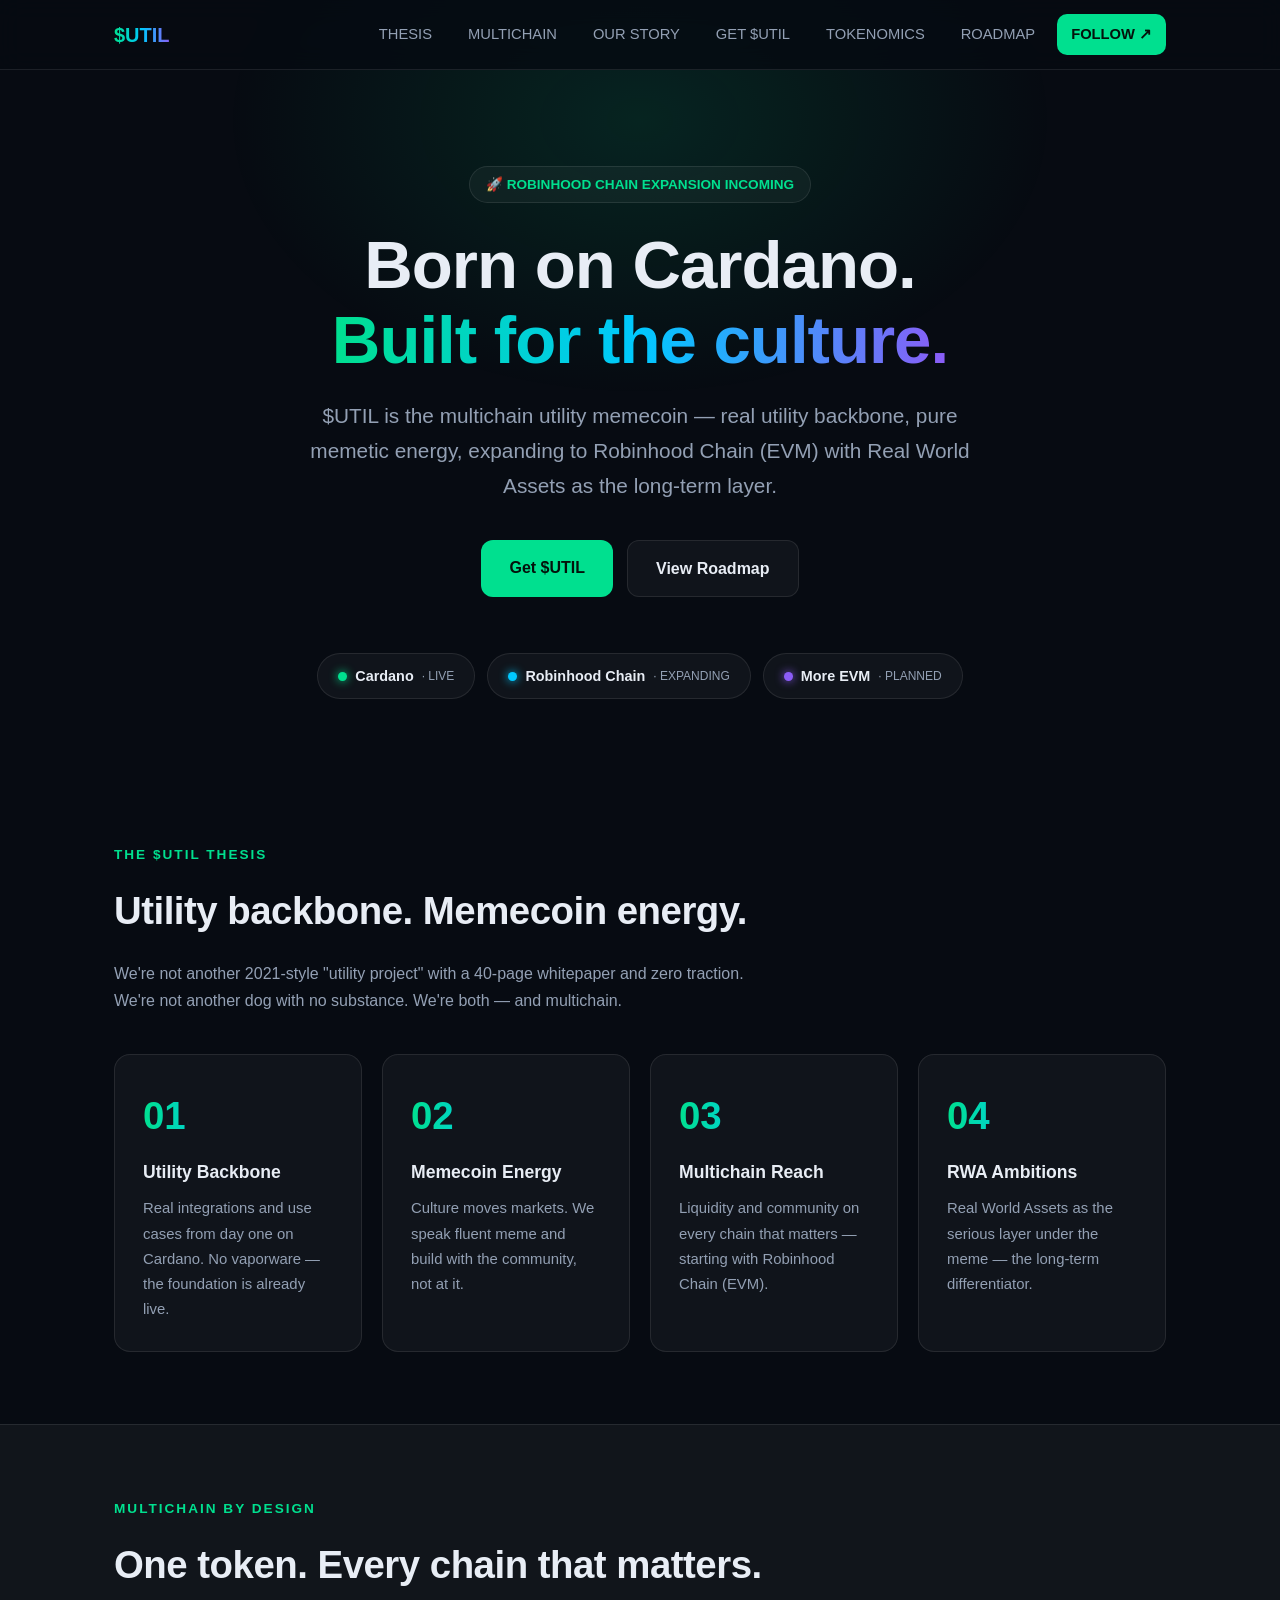
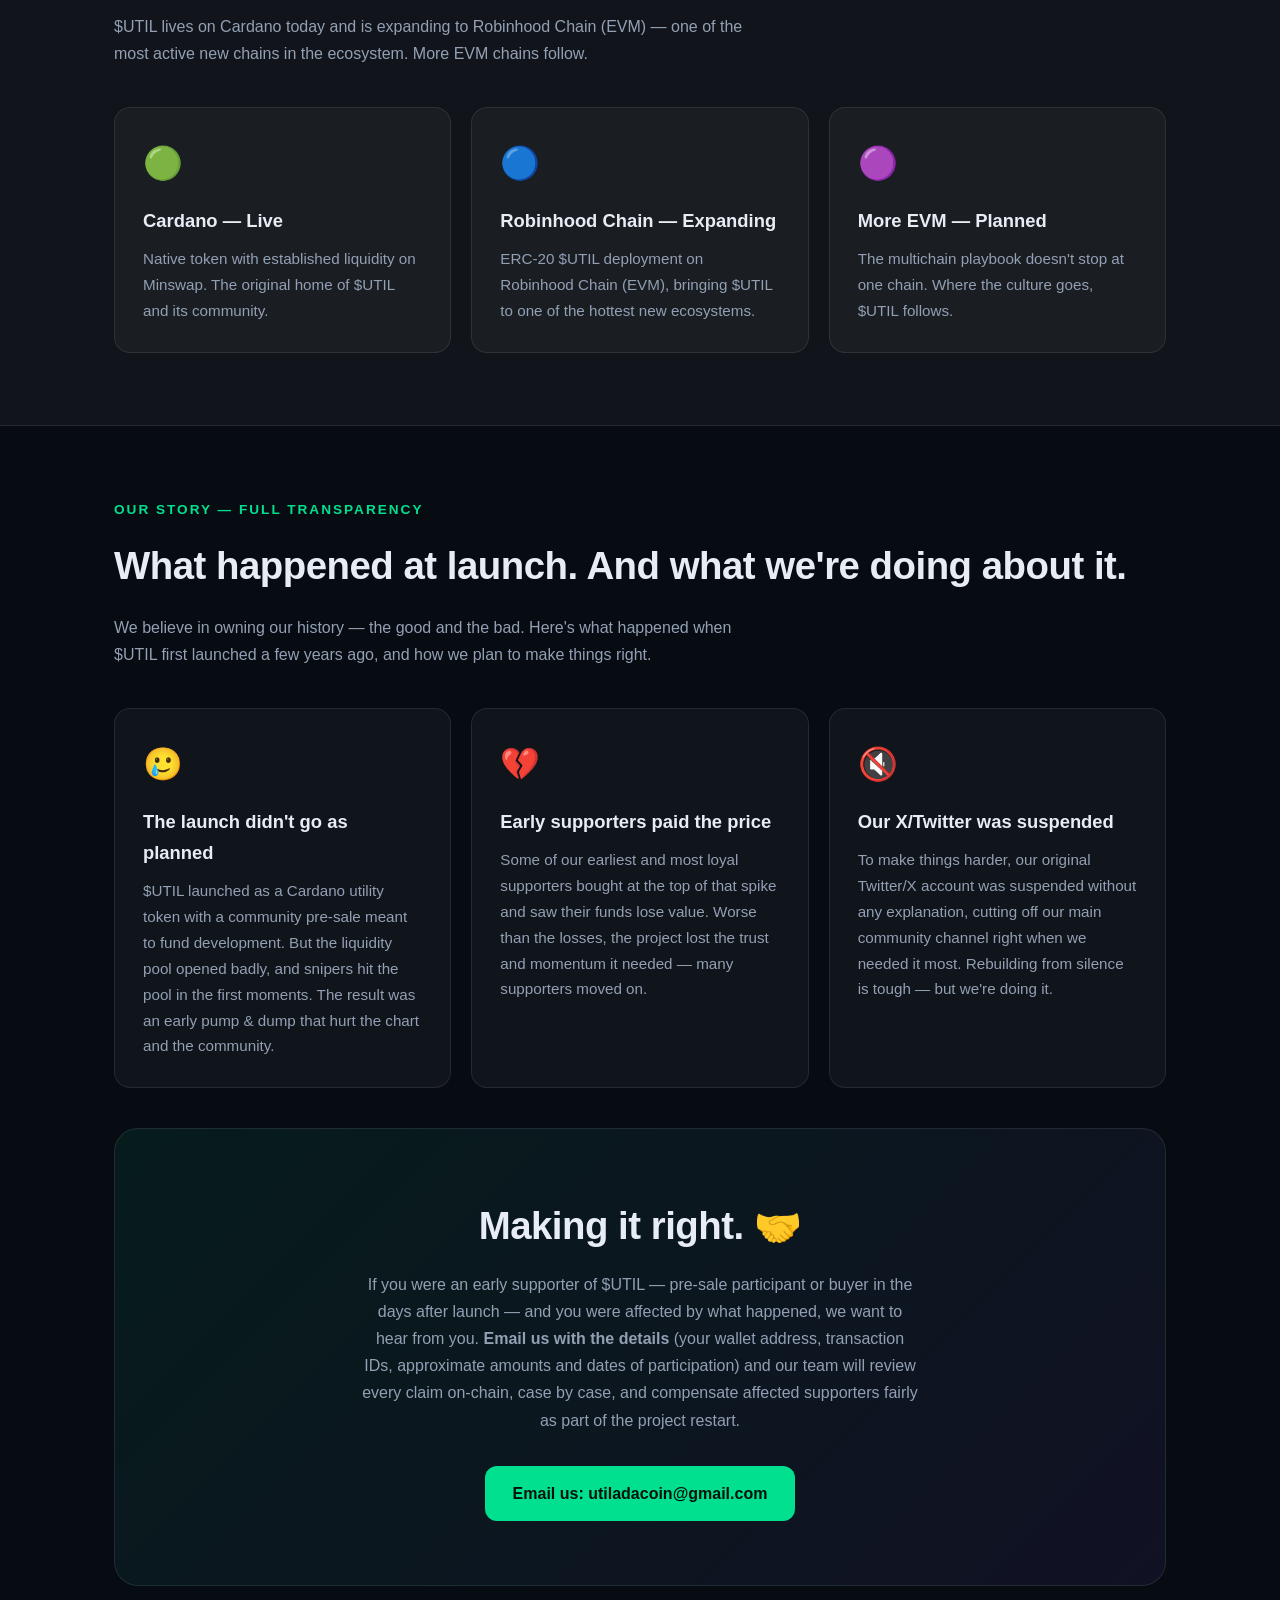
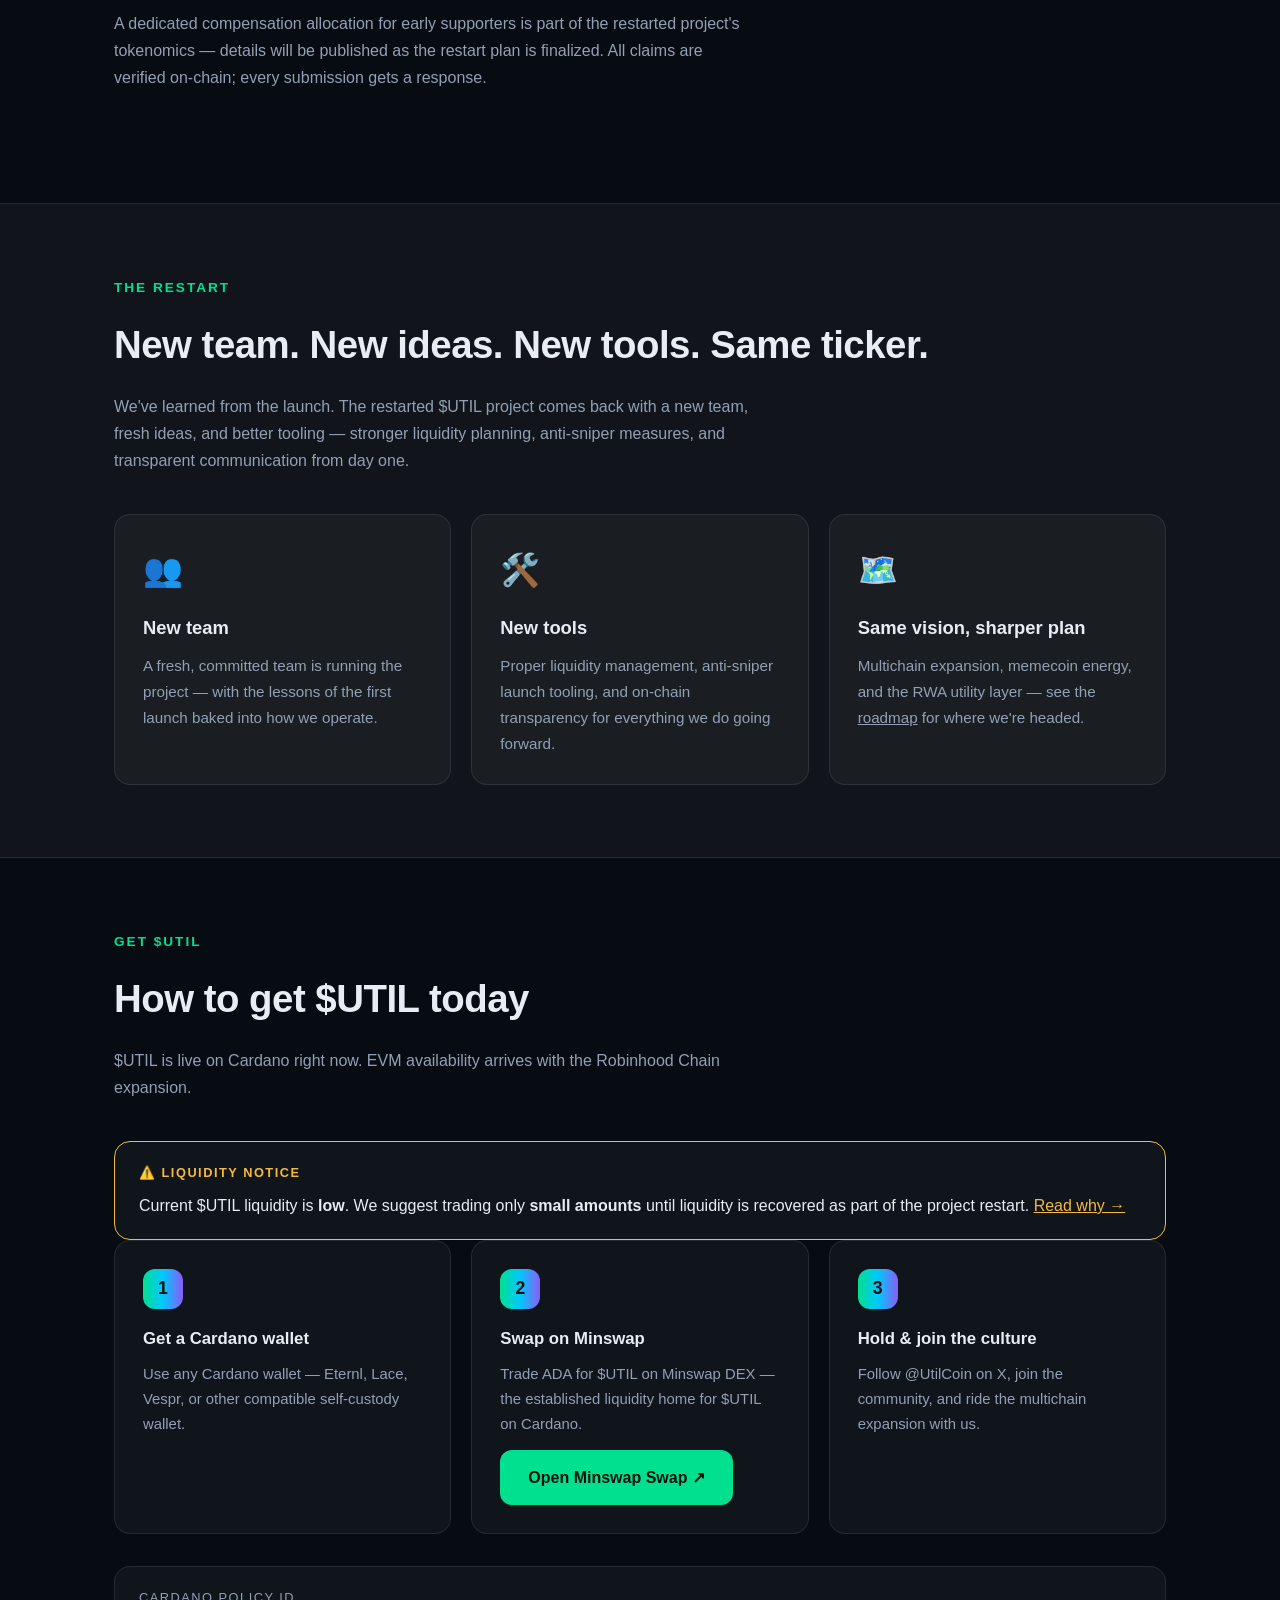
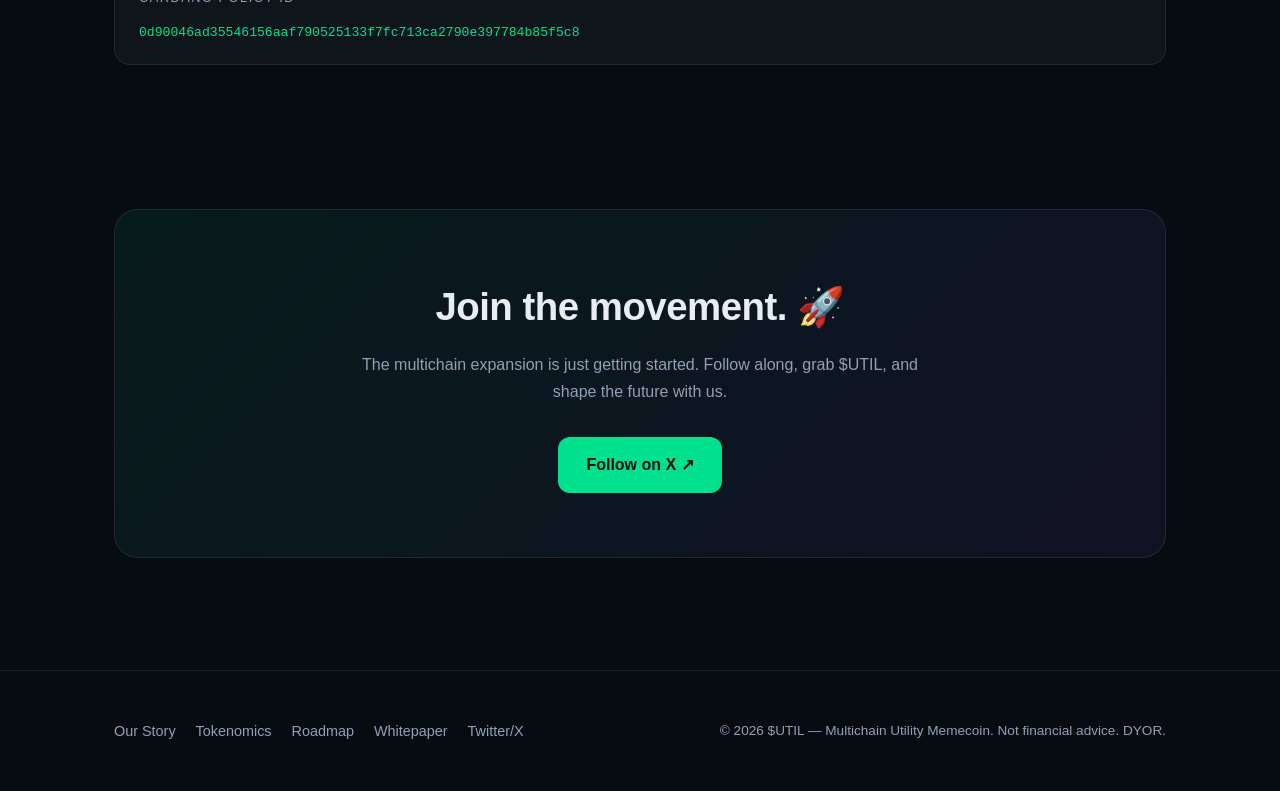
<file: docs/index.html>
<!DOCTYPE html>
<html lang="en">
<head>
<title>$UTIL — The Multichain Utility Memecoin</title>
<meta charset="UTF-8">
<meta name="viewport" content="width=device-width, initial-scale=1">
<meta name="description" content="$UTIL — Born on Cardano. Expanding to Robinhood Chain (EVM). Utility backbone, memecoin energy, RWA ambitions.">
<meta property="og:title" content="$UTIL — The Multichain Utility Memecoin">
<meta property="og:description" content="Born on Cardano. Expanding to EVM. Built for the culture.">
<meta property="og:type" content="website">
<link rel="apple-touch-icon" sizes="180x180" href="apple-touch-icon.png">
<link rel="icon" type="image/png" sizes="32x32" href="favicon-32x32.png">
<link rel="icon" type="image/png" sizes="16x16" href="favicon-16x16.png">
<link rel="manifest" href="site.webmanifest">
<link rel="mask-icon" href="safari-pinned-tab.svg" color="#00e08f">
<meta name="theme-color" content="#070b12">
<link rel="stylesheet" href="static/css/style.css">
</head>
<body>

<nav class="nav">
  <div class="nav-inner">
    <a href="index.html" class="logo">$UTIL</a>
    <div class="nav-links">
      <a href="#thesis">THESIS</a>
      <a href="#multichain">MULTICHAIN</a>
      <a href="#story">OUR STORY</a>
      <a href="#buy">GET $UTIL</a>
      <a href="tokenomics.html">TOKENOMICS</a>
      <a href="roadmap.html">ROADMAP</a>
      <a href="https://x.com/" class="cta" target="_blank" rel="noopener">FOLLOW ↗</a>
    </div>
  </div>
</nav>

<header class="hero">
  <div class="container">
    <span class="badge">🚀 ROBINHOOD CHAIN EXPANSION INCOMING</span>
    <h1>Born on Cardano.<br><span class="grad-text">Built for the culture.</span></h1>
    <p class="sub">$UTIL is the multichain utility memecoin — real utility backbone, pure memetic energy, expanding to Robinhood Chain (EVM) with Real World Assets as the long-term layer.</p>
    <div class="hero-actions">
      <a href="https://minswap.org/swap?cA=&tA=&cB=0d90046ad35546156aaf790525133f7fc713ca2790e397784b85f5c8&tB=5554494c" class="btn btn-primary" target="_blank" rel="noopener">Get $UTIL</a>
      <a href="roadmap.html" class="btn btn-ghost">View Roadmap</a>
    </div>
    <div class="chain-row">
      <span class="chain-pill"><span class="dot live"></span> Cardano <small>· LIVE</small></span>
      <span class="chain-pill"><span class="dot soon"></span> Robinhood Chain <small>· EXPANDING</small></span>
      <span class="chain-pill"><span class="dot plan"></span> More EVM <small>· PLANNED</small></span>
    </div>
  </div>
</header>

<section id="thesis">
  <div class="container">
    <p class="tag">The $UTIL Thesis</p>
    <h2>Utility backbone. Memecoin energy.</h2>
    <p class="sub2">We're not another 2021-style "utility project" with a 40-page whitepaper and zero traction. We're not another dog with no substance. We're both — and multichain.</p>
    <div class="thesis">
      <div class="thesis-item">
        <h3>Utility Backbone</h3>
        <p>Real integrations and use cases from day one on Cardano. No vaporware — the foundation is already live.</p>
      </div>
      <div class="thesis-item">
        <h3>Memecoin Energy</h3>
        <p>Culture moves markets. We speak fluent meme and build with the community, not at it.</p>
      </div>
      <div class="thesis-item">
        <h3>Multichain Reach</h3>
        <p>Liquidity and community on every chain that matters — starting with Robinhood Chain (EVM).</p>
      </div>
      <div class="thesis-item">
        <h3>RWA Ambitions</h3>
        <p>Real World Assets as the serious layer under the meme — the long-term differentiator.</p>
      </div>
    </div>
  </div>
</section>

<section id="multichain" style="background:var(--card);border-top:1px solid var(--cb);border-bottom:1px solid var(--cb)">
  <div class="container">
    <p class="tag">Multichain by Design</p>
    <h2>One token. Every chain that matters.</h2>
    <p class="sub2">$UTIL lives on Cardano today and is expanding to Robinhood Chain (EVM) — one of the most active new chains in the ecosystem. More EVM chains follow.</p>
    <div class="grid">
      <div class="card">
        <div class="icon">🟢</div>
        <h3>Cardano — Live</h3>
        <p>Native token with established liquidity on Minswap. The original home of $UTIL and its community.</p>
      </div>
      <div class="card">
        <div class="icon">🔵</div>
        <h3>Robinhood Chain — Expanding</h3>
        <p>ERC-20 $UTIL deployment on Robinhood Chain (EVM), bringing $UTIL to one of the hottest new ecosystems.</p>
      </div>
      <div class="card">
        <div class="icon">🟣</div>
        <h3>More EVM — Planned</h3>
        <p>The multichain playbook doesn't stop at one chain. Where the culture goes, $UTIL follows.</p>
      </div>
    </div>
  </div>
</section>

<section id="story">
  <div class="container">
    <p class="tag">Our Story — Full Transparency</p>
    <h2>What happened at launch. And what we're doing about it.</h2>
    <p class="sub2">We believe in owning our history — the good and the bad. Here's what happened when $UTIL first launched a few years ago, and how we plan to make things right.</p>
    <div class="grid">
      <div class="card">
        <div class="icon">🥲</div>
        <h3>The launch didn't go as planned</h3>
        <p>$UTIL launched as a Cardano utility token with a community pre-sale meant to fund development. But the liquidity pool opened badly, and snipers hit the pool in the first moments. The result was an early pump &amp; dump that hurt the chart and the community.</p>
      </div>
      <div class="card">
        <div class="icon">💔</div>
        <h3>Early supporters paid the price</h3>
        <p>Some of our earliest and most loyal supporters bought at the top of that spike and saw their funds lose value. Worse than the losses, the project lost the trust and momentum it needed — many supporters moved on.</p>
      </div>
      <div class="card">
        <div class="icon">🔇</div>
        <h3>Our X/Twitter was suspended</h3>
        <p>To make things harder, our original Twitter/X account was suspended without any explanation, cutting off our main community channel right when we needed it most. Rebuilding from silence is tough — but we're doing it.</p>
      </div>
    </div>
    <div class="cta-box" style="margin-top:40px">
      <h2>Making it right. 🤝</h2>
      <p>If you were an early supporter of $UTIL — pre-sale participant or buyer in the days after launch — and you were affected by what happened, we want to hear from you. <strong>Email us with the details</strong> (your wallet address, transaction IDs, approximate amounts and dates of participation) and our team will review every claim on-chain, case by case, and compensate affected supporters fairly as part of the project restart.</p>
      <a href="mailto:utiladacoin@gmail.com?subject=$UTIL%20Early%20Supporter%20Compensation" class="btn btn-primary">Email us: utiladacoin@gmail.com</a>
    </div>
    <p class="sub2" style="margin-top:24px">A dedicated compensation allocation for early supporters is part of the restarted project's tokenomics — details will be published as the restart plan is finalized. All claims are verified on-chain; every submission gets a response.</p>
  </div>
</section>

<section id="restart" style="background:var(--card);border-top:1px solid var(--cb);border-bottom:1px solid var(--cb)">
  <div class="container">
    <p class="tag">The Restart</p>
    <h2>New team. New ideas. New tools. Same ticker.</h2>
    <p class="sub2">We've learned from the launch. The restarted $UTIL project comes back with a new team, fresh ideas, and better tooling — stronger liquidity planning, anti-sniper measures, and transparent communication from day one.</p>
    <div class="grid">
      <div class="card">
        <div class="icon">👥</div>
        <h3>New team</h3>
        <p>A fresh, committed team is running the project — with the lessons of the first launch baked into how we operate.</p>
      </div>
      <div class="card">
        <div class="icon">🛠️</div>
        <h3>New tools</h3>
        <p>Proper liquidity management, anti-sniper launch tooling, and on-chain transparency for everything we do going forward.</p>
      </div>
      <div class="card">
        <div class="icon">🗺️</div>
        <h3>Same vision, sharper plan</h3>
        <p>Multichain expansion, memecoin energy, and the RWA utility layer — see the <a href="roadmap.html" style="color:var(--accent)">roadmap</a> for where we're headed.</p>
      </div>
    </div>
  </div>
</section>

<section id="buy">
  <div class="container">
    <p class="tag">Get $UTIL</p>
    <h2>How to get $UTIL today</h2>
    <p class="sub2">$UTIL is live on Cardano right now. EVM availability arrives with the Robinhood Chain expansion.</p>
    <div class="warn-box">
      <div class="label">⚠️ Liquidity Notice</div>
      <p>Current $UTIL liquidity is <strong>low</strong>. We suggest trading only <strong>small amounts</strong> until liquidity is recovered as part of the project restart. <a href="index.html#story" style="color:#f5b942">Read why →</a></p>
    </div>
    <div class="grid buy-steps">
      <div class="step">
        <div class="num">1</div>
        <h3>Get a Cardano wallet</h3>
        <p>Use any Cardano wallet — Eternl, Lace, Vespr, or other compatible self-custody wallet.</p>
      </div>
      <div class="step">
        <div class="num">2</div>
        <h3>Swap on Minswap</h3>
        <p>Trade ADA for $UTIL on Minswap DEX — the established liquidity home for $UTIL on Cardano.</p>
        <p style="margin-top:12px"><a href="https://minswap.org/swap?cA=&tA=&cB=0d90046ad35546156aaf790525133f7fc713ca2790e397784b85f5c8&tB=5554494c" class="btn btn-primary" target="_blank" rel="noopener">Open Minswap Swap ↗</a></p>
      </div>
      <div class="step">
        <div class="num">3</div>
        <h3>Hold & join the culture</h3>
        <p>Follow @UtilCoin on X, join the community, and ride the multichain expansion with us.</p>
      </div>
    </div>
    <div class="policy-box">
      <div class="label">Cardano Policy ID</div>
      <code>0d90046ad35546156aaf790525133f7fc713ca2790e397784b85f5c8</code>
    </div>
  </div>
</section>

<section>
  <div class="container">
    <div class="cta-box">
      <h2>Join the movement. 🚀</h2>
      <p>The multichain expansion is just getting started. Follow along, grab $UTIL, and shape the future with us.</p>
      <a href="https://x.com/" class="btn btn-primary" target="_blank" rel="noopener">Follow on X ↗</a>
    </div>
  </div>
</section>

<footer>
  <div class="container footer-inner">
    <div class="footer-links">
      <a href="#story">Our Story</a>
      <a href="tokenomics.html">Tokenomics</a>
      <a href="roadmap.html">Roadmap</a>
      <a href="static/white-paper.pdf">Whitepaper</a>
      <a href="https://x.com/" target="_blank" rel="noopener">Twitter/X</a>
    </div>
    <p class="copy">© 2026 $UTIL — Multichain Utility Memecoin. Not financial advice. DYOR.</p>
  </div>
</footer>

</body>
</html>
</file>
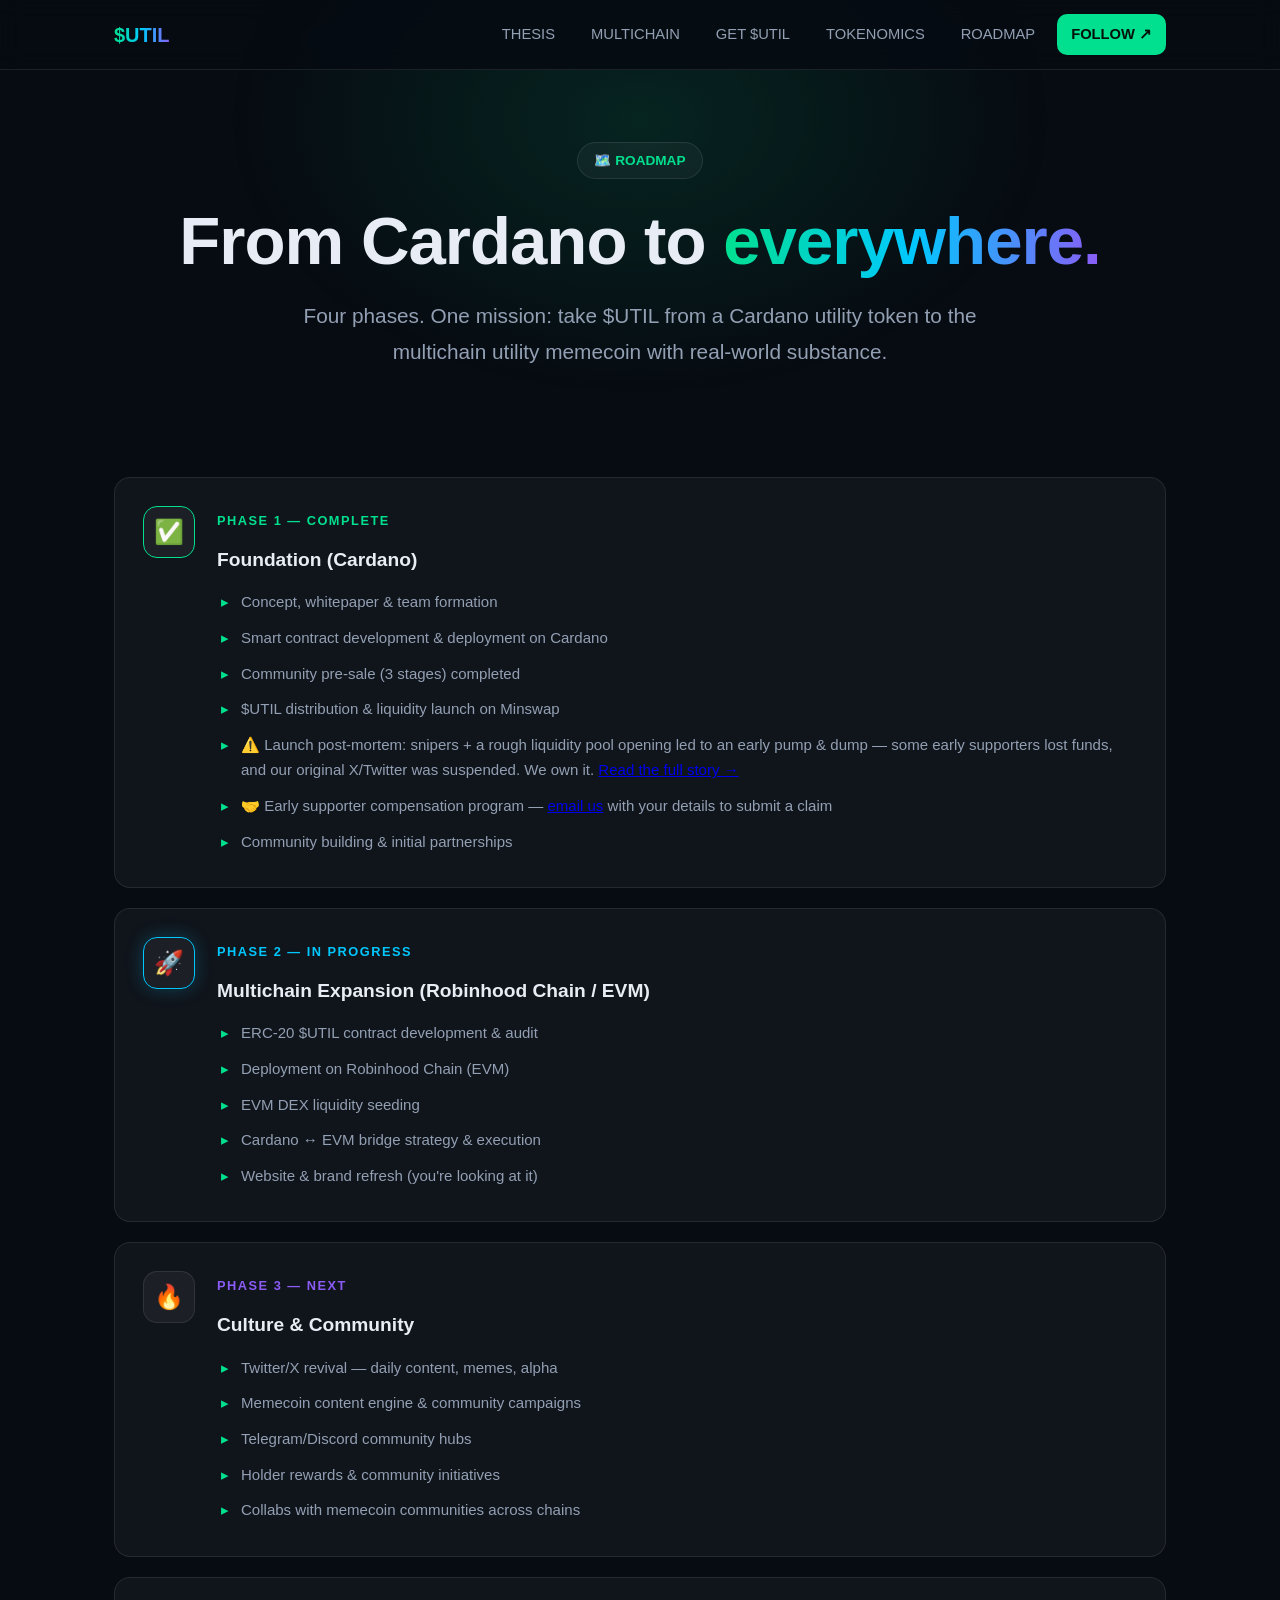
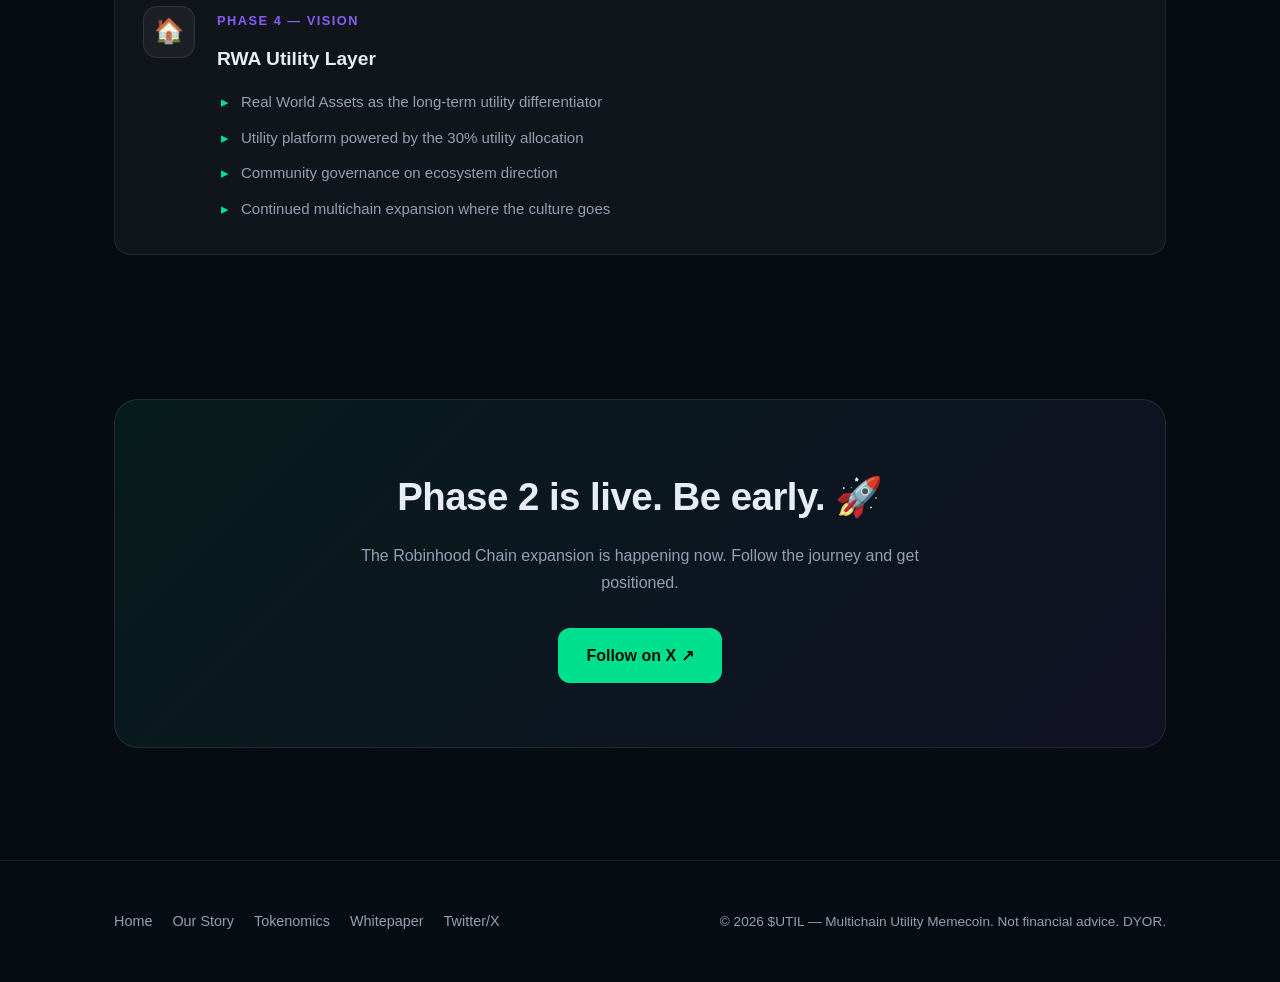
<file: docs/roadmap.html>
<!DOCTYPE html>
<html lang="en">
<head>
<title>$UTIL — Roadmap</title>
<meta charset="UTF-8">
<meta name="viewport" content="width=device-width, initial-scale=1">
<meta name="description" content="$UTIL roadmap — from Cardano foundation to Robinhood Chain (EVM) expansion, memecoin culture, and RWA utility layer.">
<meta name="theme-color" content="#070b12">
<link rel="apple-touch-icon" sizes="180x180" href="apple-touch-icon.png">
<link rel="icon" type="image/png" sizes="32x32" href="favicon-32x32.png">
<link rel="icon" type="image/png" sizes="16x16" href="favicon-16x16.png">
<link rel="manifest" href="site.webmanifest">
<link rel="stylesheet" href="static/css/style.css">
</head>
<body>

<nav class="nav">
  <div class="nav-inner">
    <a href="index.html" class="logo">$UTIL</a>
    <div class="nav-links">
      <a href="index.html#thesis">THESIS</a>
      <a href="index.html#multichain">MULTICHAIN</a>
      <a href="index.html#buy">GET $UTIL</a>
      <a href="tokenomics.html">TOKENOMICS</a>
      <a href="roadmap.html">ROADMAP</a>
      <a href="https://x.com/UtilCoin" class="cta" target="_blank" rel="noopener">FOLLOW ↗</a>
    </div>
  </div>
</nav>

<header class="hero" style="padding:72px 0 48px">
  <div class="container">
    <span class="badge">🗺️ ROADMAP</span>
    <h1>From Cardano to <span class="grad-text">everywhere.</span></h1>
    <p class="sub">Four phases. One mission: take $UTIL from a Cardano utility token to the multichain utility memecoin with real-world substance.</p>
  </div>
</header>

<section style="padding-top:24px">
  <div class="container">
    <div class="timeline">

      <div class="phase done">
        <div class="status">✅</div>
        <div>
          <span class="phase-tag">Phase 1 — Complete</span>
          <h3>Foundation (Cardano)</h3>
          <ul>
            <li>Concept, whitepaper & team formation</li>
            <li>Smart contract development & deployment on Cardano</li>
            <li>Community pre-sale (3 stages) completed</li>
            <li>$UTIL distribution & liquidity launch on Minswap</li>
            <li>⚠️ Launch post-mortem: snipers + a rough liquidity pool opening led to an early pump &amp; dump — some early supporters lost funds, and our original X/Twitter was suspended. We own it. <a href="index.html#story">Read the full story →</a></li>
            <li>🤝 Early supporter compensation program — <a href="mailto:utiladacoin@gmail.com?subject=$UTIL%20Early%20Supporter%20Compensation">email us</a> with your details to submit a claim</li>
            <li>Community building & initial partnerships</li>
          </ul>
        </div>
      </div>

      <div class="phase active">
        <div class="status">🚀</div>
        <div>
          <span class="phase-tag">Phase 2 — In Progress</span>
          <h3>Multichain Expansion (Robinhood Chain / EVM)</h3>
          <ul>
            <li>ERC-20 $UTIL contract development & audit</li>
            <li>Deployment on Robinhood Chain (EVM)</li>
            <li>EVM DEX liquidity seeding</li>
            <li>Cardano ↔ EVM bridge strategy & execution</li>
            <li>Website & brand refresh (you're looking at it)</li>
          </ul>
        </div>
      </div>

      <div class="phase next">
        <div class="status">🔥</div>
        <div>
          <span class="phase-tag">Phase 3 — Next</span>
          <h3>Culture & Community</h3>
          <ul>
            <li>Twitter/X revival — daily content, memes, alpha</li>
            <li>Memecoin content engine & community campaigns</li>
            <li>Telegram/Discord community hubs</li>
            <li>Holder rewards & community initiatives</li>
            <li>Collabs with memecoin communities across chains</li>
          </ul>
        </div>
      </div>

      <div class="phase next">
        <div class="status">🏠</div>
        <div>
          <span class="phase-tag">Phase 4 — Vision</span>
          <h3>RWA Utility Layer</h3>
          <ul>
            <li>Real World Assets as the long-term utility differentiator</li>
            <li>Utility platform powered by the 30% utility allocation</li>
            <li>Community governance on ecosystem direction</li>
            <li>Continued multichain expansion where the culture goes</li>
          </ul>
        </div>
      </div>

    </div>
  </div>
</section>

<section>
  <div class="container">
    <div class="cta-box">
      <h2>Phase 2 is live. Be early. 🚀</h2>
      <p>The Robinhood Chain expansion is happening now. Follow the journey and get positioned.</p>
      <a href="https://x.com/UtilCoin" class="btn btn-primary" target="_blank" rel="noopener">Follow on X ↗</a>
    </div>
  </div>
</section>

<footer>
  <div class="container footer-inner">
    <div class="footer-links">
      <a href="index.html">Home</a>
      <a href="index.html#story">Our Story</a>
      <a href="tokenomics.html">Tokenomics</a>
      <a href="static/white-paper.pdf">Whitepaper</a>
      <a href="https://x.com/UtilCoin" target="_blank" rel="noopener">Twitter/X</a>
    </div>
    <p class="copy">© 2026 $UTIL — Multichain Utility Memecoin. Not financial advice. DYOR.</p>
  </div>
</footer>

</body>
</html>
</file>
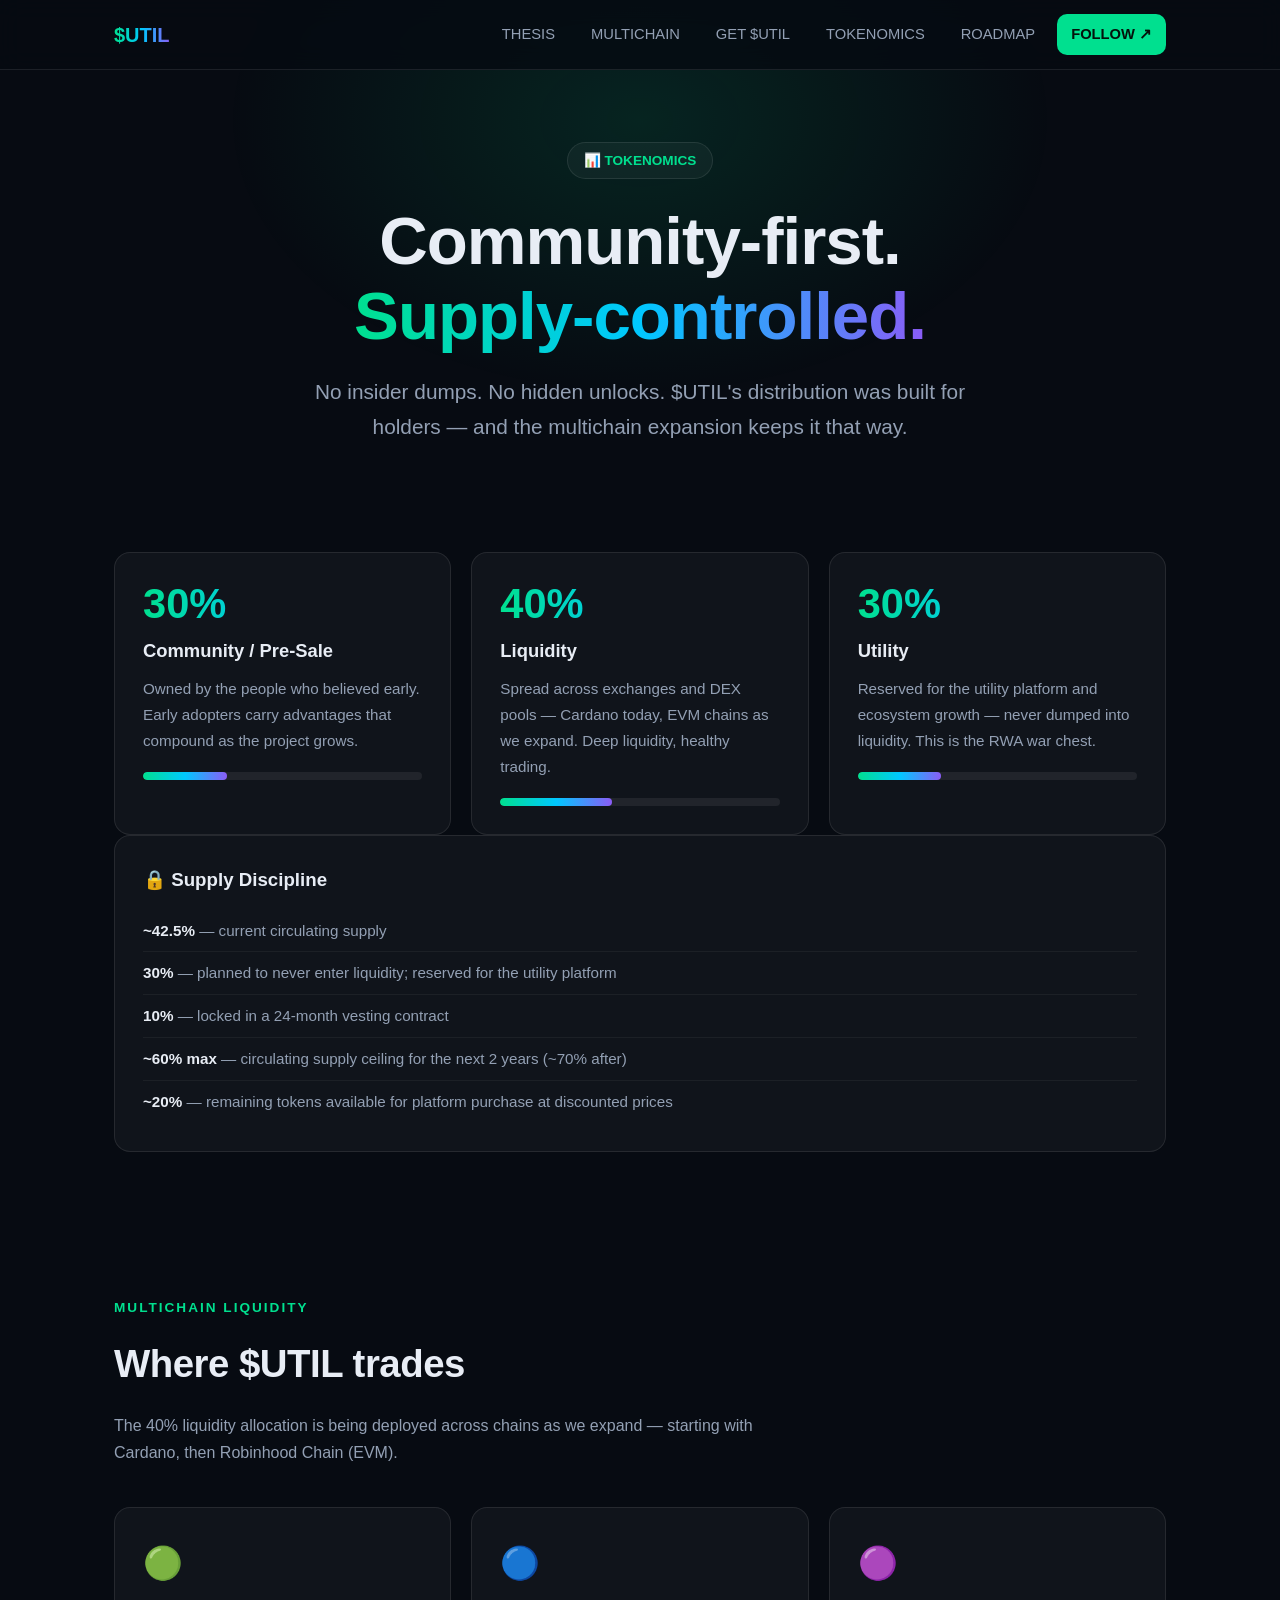
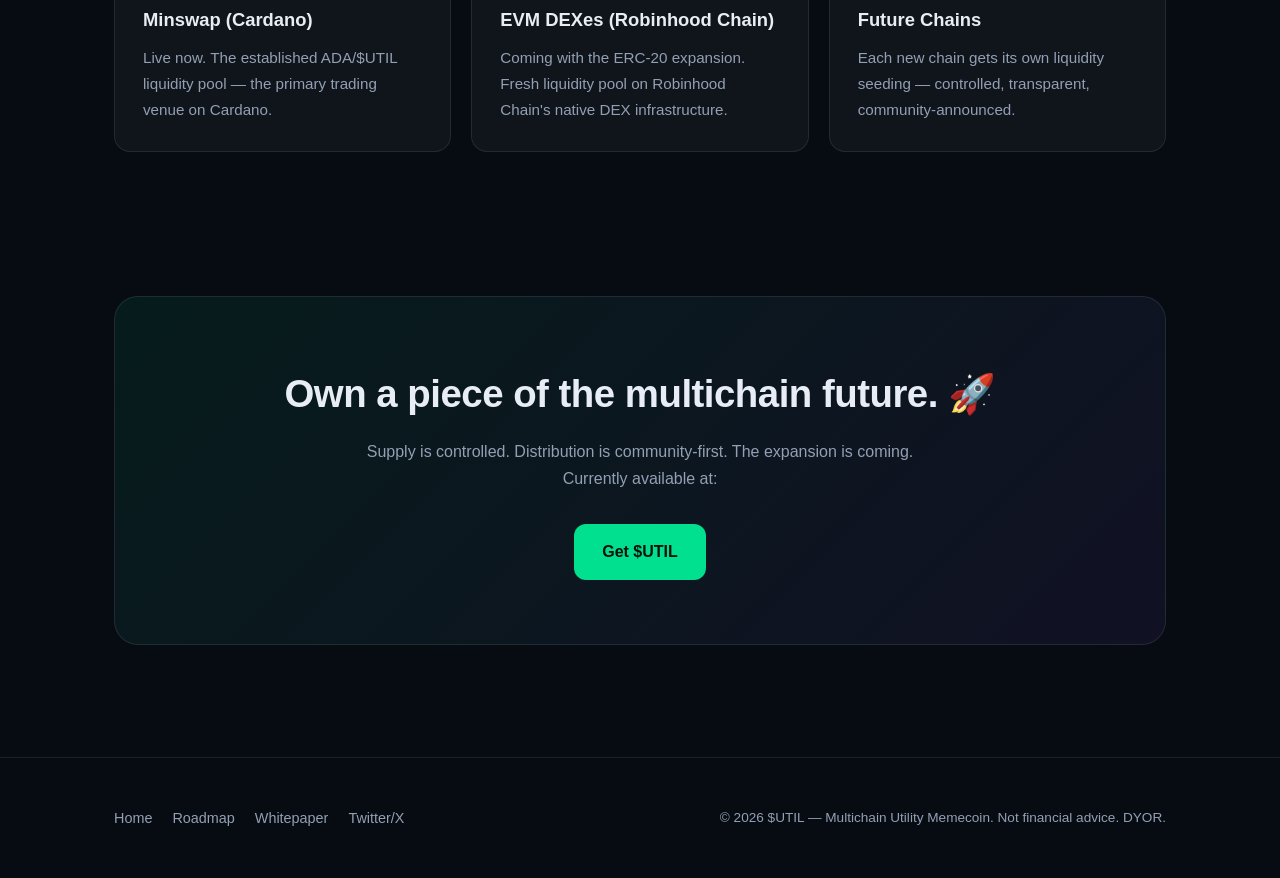
<file: docs/tokenomics.html>
<!DOCTYPE html>
<html lang="en">
<head>
<title>$UTIL — Tokenomics</title>
<meta charset="UTF-8">
<meta name="viewport" content="width=device-width, initial-scale=1">
<meta name="description" content="$UTIL tokenomics — community-first distribution, controlled supply, multichain liquidity strategy.">
<meta name="theme-color" content="#070b12">
<link rel="apple-touch-icon" sizes="180x180" href="apple-touch-icon.png">
<link rel="icon" type="image/png" sizes="32x32" href="favicon-32x32.png">
<link rel="icon" type="image/png" sizes="16x16" href="favicon-16x16.png">
<link rel="manifest" href="site.webmanifest">
<link rel="stylesheet" href="static/css/style.css">
</head>
<body>

<nav class="nav">
  <div class="nav-inner">
    <a href="index.html" class="logo">$UTIL</a>
    <div class="nav-links">
      <a href="index.html#thesis">THESIS</a>
      <a href="index.html#multichain">MULTICHAIN</a>
      <a href="index.html#buy">GET $UTIL</a>
      <a href="tokenomics.html">TOKENOMICS</a>
      <a href="roadmap.html">ROADMAP</a>
      <a href="https://x.com/" class="cta" target="_blank" rel="noopener">FOLLOW ↗</a>
    </div>
  </div>
</nav>

<header class="hero" style="padding:72px 0 48px">
  <div class="container">
    <span class="badge">📊 TOKENOMICS</span>
    <h1>Community-first.<br><span class="grad-text">Supply-controlled.</span></h1>
    <p class="sub">No insider dumps. No hidden unlocks. $UTIL's distribution was built for holders — and the multichain expansion keeps it that way.</p>
  </div>
</header>

<section style="padding-top:24px">
  <div class="container">
    <div class="grid token-grid">
      <div class="card token-card">
        <div class="pct">30%</div>
        <h3>Community / Pre-Sale</h3>
        <p>Owned by the people who believed early. Early adopters carry advantages that compound as the project grows.</p>
        <div class="bar-wrap"><div class="bar" style="width:30%"></div></div>
      </div>
      <div class="card token-card">
        <div class="pct">40%</div>
        <h3>Liquidity</h3>
        <p>Spread across exchanges and DEX pools — Cardano today, EVM chains as we expand. Deep liquidity, healthy trading.</p>
        <div class="bar-wrap"><div class="bar" style="width:40%"></div></div>
      </div>
      <div class="card token-card">
        <div class="pct">30%</div>
        <h3>Utility</h3>
        <p>Reserved for the utility platform and ecosystem growth — never dumped into liquidity. This is the RWA war chest.</p>
        <div class="bar-wrap"><div class="bar" style="width:30%"></div></div>
      </div>
    </div>

    <div class="supply-note">
      <h3>🔒 Supply Discipline</h3>
      <ul>
        <li><strong>~42.5%</strong> — current circulating supply</li>
        <li><strong>30%</strong> — planned to never enter liquidity; reserved for the utility platform</li>
        <li><strong>10%</strong> — locked in a 24-month vesting contract</li>
        <li><strong>~60% max</strong> — circulating supply ceiling for the next 2 years (~70% after)</li>
        <li><strong>~20%</strong> — remaining tokens available for platform purchase at discounted prices</li>
      </ul>
    </div>
  </div>
</section>

<section>
  <div class="container">
    <p class="tag">Multichain Liquidity</p>
    <h2>Where $UTIL trades</h2>
    <p class="sub2">The 40% liquidity allocation is being deployed across chains as we expand — starting with Cardano, then Robinhood Chain (EVM).</p>
    <div class="grid">
      <div class="card">
        <div class="icon">🟢</div>
        <h3>Minswap (Cardano)</h3>
        <p>Live now. The established ADA/$UTIL liquidity pool — the primary trading venue on Cardano.</p>
      </div>
      <div class="card">
        <div class="icon">🔵</div>
        <h3>EVM DEXes (Robinhood Chain)</h3>
        <p>Coming with the ERC-20 expansion. Fresh liquidity pool on Robinhood Chain's native DEX infrastructure.</p>
      </div>
      <div class="card">
        <div class="icon">🟣</div>
        <h3>Future Chains</h3>
        <p>Each new chain gets its own liquidity seeding — controlled, transparent, community-announced.</p>
      </div>
    </div>
  </div>
</section>

<section>
  <div class="container">
    <div class="cta-box">
      <h2>Own a piece of the multichain future. 🚀</h2>
      <p>Supply is controlled. Distribution is community-first. The expansion is coming. Currently available at:</p>
      <a href="https://minswap.org/swap?cA=&tA=&cB=0d90046ad35546156aaf790525133f7fc713ca2790e397784b85f5c8&tB=5554494c" class="btn btn-primary">Get $UTIL</a>
    </div>
  </div>
</section>

<footer>
  <div class="container footer-inner">
    <div class="footer-links">
      <a href="index.html">Home</a>
      <a href="roadmap.html">Roadmap</a>
      <a href="static/white-paper.pdf">Whitepaper</a>
      <a href="https://x.com/" target="_blank" rel="noopener">Twitter/X</a>
    </div>
    <p class="copy">© 2026 $UTIL — Multichain Utility Memecoin. Not financial advice. DYOR.</p>
  </div>
</footer>

</body>
</html>
</file>
<file: docs/static/css/style.css>
/* $UTIL — Multichain Utility Memecoin | Modern dark theme */
:root{--bg:#070b12;--card:rgba(255,255,255,.04);--cb:rgba(255,255,255,.09);--text:#e8edf5;--dim:#93a0b4;--green:#00e08f;--cyan:#00c8ff;--purple:#8b5cf6;--grad:linear-gradient(90deg,#00e08f,#00c8ff,#8b5cf6);--r:16px}
*{margin:0;padding:0;box-sizing:border-box}
html{scroll-behavior:smooth}
body{font-family:'Inter',-apple-system,'Segoe UI',Roboto,sans-serif;background:var(--bg);color:var(--text);line-height:1.7;overflow-x:hidden}
body::before{content:'';position:fixed;top:-20%;left:50%;transform:translateX(-50%);width:900px;height:600px;background:radial-gradient(ellipse,rgba(0,224,143,.12),transparent 65%);pointer-events:none;z-index:0}
.container{max-width:1100px;margin:0 auto;padding:0 24px;position:relative;z-index:1}
/* Nav */
.nav{position:sticky;top:0;z-index:100;background:rgba(7,11,18,.85);backdrop-filter:blur(12px);border-bottom:1px solid var(--cb)}
.nav-inner{max-width:1100px;margin:0 auto;padding:14px 24px;display:flex;align-items:center;justify-content:space-between;gap:16px;flex-wrap:wrap}
.logo{font-weight:800;font-size:1.25rem;text-decoration:none;background:var(--grad);-webkit-background-clip:text;background-clip:text;color:transparent;white-space:nowrap}
.nav-links{display:flex;gap:8px;align-items:center;flex-wrap:wrap}
.nav-links a{color:var(--dim);text-decoration:none;font-size:.92rem;font-weight:500;padding:8px 14px;border-radius:10px;transition:.2s}
.nav-links a:hover{color:var(--text);background:var(--card)}
.nav-links a.cta{color:#04120b;background:var(--green);font-weight:700}
/* Hero */
.hero{padding:96px 0 72px;text-align:center}
.badge{display:inline-block;padding:6px 16px;border-radius:999px;border:1px solid var(--cb);background:var(--card);color:var(--green);font-size:.85rem;font-weight:600;margin-bottom:24px}
.hero h1{font-size:clamp(2.4rem,6vw,4.2rem);font-weight:800;line-height:1.12;letter-spacing:-1px;margin-bottom:20px}
.grad-text{background:var(--grad);-webkit-background-clip:text;background-clip:text;color:transparent}
.hero .sub{font-size:clamp(1.05rem,2.2vw,1.3rem);color:var(--dim);max-width:680px;margin:0 auto 36px}
.hero-actions{display:flex;gap:14px;justify-content:center;flex-wrap:wrap;margin-bottom:56px}
.btn{display:inline-block;padding:14px 28px;border-radius:12px;font-weight:700;font-size:1rem;text-decoration:none;transition:.2s}
.btn-primary{background:var(--green);color:#04120b}
.btn-primary:hover{filter:brightness(1.12);transform:translateY(-2px)}
.btn-ghost{border:1px solid var(--cb);color:var(--text);background:var(--card)}
.btn-ghost:hover{border-color:var(--green);color:var(--green)}
.chain-row{display:flex;gap:12px;justify-content:center;flex-wrap:wrap}
.chain-pill{display:flex;align-items:center;gap:8px;padding:10px 20px;border-radius:999px;border:1px solid var(--cb);background:var(--card);font-size:.9rem;font-weight:600}
.dot{width:9px;height:9px;border-radius:50%}
.dot.live{background:var(--green);box-shadow:0 0 10px var(--green)}
.dot.soon{background:var(--cyan);box-shadow:0 0 10px var(--cyan)}
.dot.plan{background:var(--purple);box-shadow:0 0 10px var(--purple)}
.chain-pill small{color:var(--dim);font-weight:500}
/* Sections */
section{padding:72px 0}
.tag{color:var(--green);font-weight:700;font-size:.85rem;text-transform:uppercase;letter-spacing:2px;margin-bottom:12px}
h2{font-size:clamp(1.7rem,4vw,2.4rem);font-weight:800;letter-spacing:-.5px;margin-bottom:16px}
.sub2{color:var(--dim);max-width:640px;margin-bottom:40px}
.grid{display:grid;grid-template-columns:repeat(auto-fit,minmax(250px,1fr));gap:20px}
.card{background:var(--card);border:1px solid var(--cb);border-radius:var(--r);padding:28px;transition:.25s}
.card:hover{transform:translateY(-4px);border-color:rgba(0,224,143,.4);box-shadow:0 12px 40px rgba(0,224,143,.08)}
.card .icon{font-size:2rem;margin-bottom:14px}
.card h3{font-size:1.15rem;margin-bottom:10px}
.card p{color:var(--dim);font-size:.95rem}
/* Thesis */
.thesis{display:grid;grid-template-columns:repeat(auto-fit,minmax(240px,1fr));gap:20px;counter-reset:t}
.thesis-item{background:var(--card);border:1px solid var(--cb);border-radius:var(--r);padding:28px}
.thesis-item::before{counter-increment:t;content:counter(t,decimal-leading-zero);font-size:2.4rem;font-weight:800;background:var(--grad);-webkit-background-clip:text;background-clip:text;color:transparent;display:block;margin-bottom:10px}
.thesis-item h3{font-size:1.1rem;margin-bottom:8px}
.thesis-item p{color:var(--dim);font-size:.93rem}
/* Buy steps */
.step{background:var(--card);border:1px solid var(--cb);border-radius:var(--r);padding:28px}
.step .num{width:40px;height:40px;border-radius:12px;background:var(--grad);color:#04120b;font-weight:800;display:flex;align-items:center;justify-content:center;margin-bottom:16px;font-size:1.1rem}
.step h3{font-size:1.05rem;margin-bottom:8px}
.step p{color:var(--dim);font-size:.93rem}
.warn-box{margin-top:28px;background:var(--card);border:1px solid #f5b942;border-radius:var(--r);padding:20px 24px;color:var(--text)}
.warn-box .label{font-size:.8rem;text-transform:uppercase;letter-spacing:1.5px;color:#f5b942;margin-bottom:8px;font-weight:700}

.policy-box{margin-top:32px;background:var(--card);border:1px solid var(--cb);border-radius:var(--r);padding:20px 24px}
.policy-box .label{font-size:.8rem;text-transform:uppercase;letter-spacing:1.5px;color:var(--dim);margin-bottom:8px}
.policy-box code{font-family:'JetBrains Mono',monospace;font-size:.82rem;color:var(--green);word-break:break-all}
/* Tokenomics */
.token-card .pct{font-size:2.6rem;font-weight:800;background:var(--grad);-webkit-background-clip:text;background-clip:text;color:transparent;line-height:1.1}
.token-card h3{margin:8px 0 10px;font-size:1.15rem}
.bar-wrap{margin-top:18px;height:8px;border-radius:999px;background:rgba(255,255,255,.07);overflow:hidden}
.bar{height:100%;border-radius:999px;background:var(--grad)}
.supply-note{background:var(--card);border:1px solid var(--cb);border-radius:var(--r);padding:28px}
.supply-note h3{margin-bottom:14px}
.supply-note ul{list-style:none}
.supply-note li{color:var(--dim);padding:8px 0;border-bottom:1px solid rgba(255,255,255,.05);font-size:.95rem}
.supply-note li:last-child{border-bottom:none}
.supply-note li strong{color:var(--text)}
/* Roadmap */
.timeline{display:grid;gap:20px}
.phase{background:var(--card);border:1px solid var(--cb);border-radius:var(--r);padding:28px;display:flex;gap:22px;align-items:flex-start;transition:.25s}
.phase:hover{border-color:rgba(0,224,143,.4)}
.phase .status{flex-shrink:0;width:52px;height:52px;border-radius:14px;display:flex;align-items:center;justify-content:center;font-size:1.5rem;background:rgba(255,255,255,.05);border:1px solid var(--cb)}
.phase.done .status{border-color:var(--green)}
.phase.active .status{border-color:var(--cyan);box-shadow:0 0 18px rgba(0,200,255,.25)}
.phase h3{font-size:1.2rem;margin-bottom:4px}
.phase-tag{font-size:.8rem;font-weight:700;text-transform:uppercase;letter-spacing:1.5px;margin-bottom:12px;display:inline-block}
.phase.done .phase-tag{color:var(--green)}
.phase.active .phase-tag{color:var(--cyan)}
.phase.next .phase-tag{color:var(--purple)}
.phase ul{list-style:none;margin-top:8px}
.phase li{color:var(--dim);font-size:.94rem;padding:5px 0 5px 24px;position:relative}
.phase li::before{content:'▸';position:absolute;left:4px;color:var(--green)}
/* CTA */
.cta-box{text-align:center;background:linear-gradient(135deg,rgba(0,224,143,.08),rgba(139,92,246,.08));border:1px solid var(--cb);border-radius:24px;padding:64px 32px}
.cta-box h2{margin-bottom:12px}
.cta-box p{color:var(--dim);max-width:560px;margin:0 auto 32px}
/* Footer */
footer{border-top:1px solid var(--cb);padding:48px 0;margin-top:40px}
.footer-inner{display:flex;justify-content:space-between;align-items:center;gap:20px;flex-wrap:wrap}
.footer-links{display:flex;gap:20px;flex-wrap:wrap}
.footer-links a{color:var(--dim);text-decoration:none;font-size:.9rem;transition:.2s}
.footer-links a:hover{color:var(--green)}
.copy{color:var(--dim);font-size:.85rem}
@media(max-width:640px){.hero{padding:64px 0 48px}.phase{flex-direction:column}section{padding:56px 0}}
</file>
